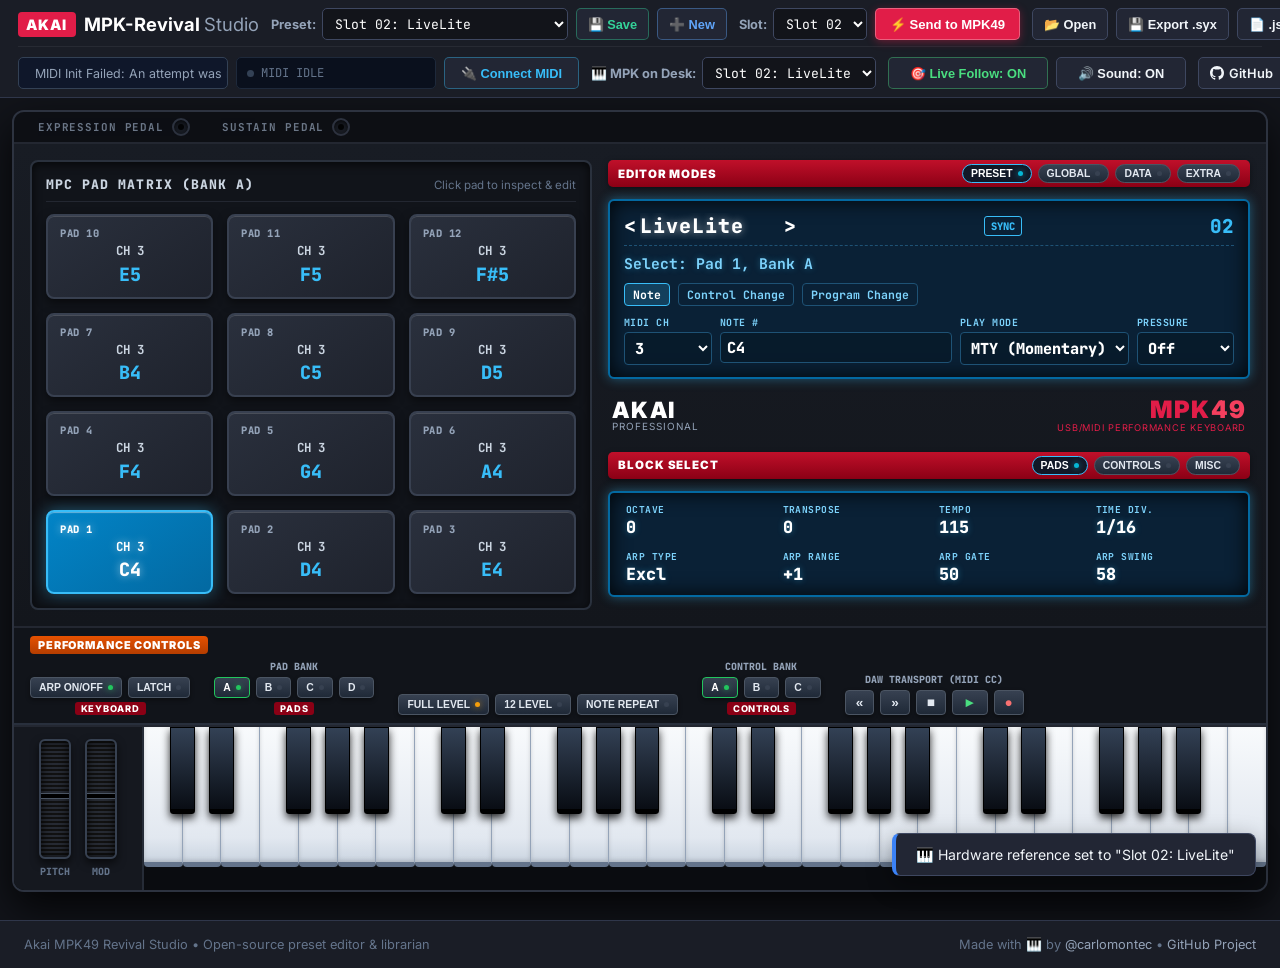
<file: editor/index.html>
<!DOCTYPE html>
<html lang="en">
<head>
  <meta charset="UTF-8">
  <meta name="viewport" content="width=device-width, initial-scale=1.0">
  <title>MPK-Revival | Akai MPK49 Studio & Preset Editor</title>
  <link rel="stylesheet" href="css/main.css">
  <link rel="stylesheet" href="css/hardware.css">
  <link rel="preconnect" href="https://fonts.googleapis.com">
  <link rel="preconnect" href="https://fonts.gstatic.com" crossorigin>
  <link href="https://fonts.googleapis.com/css2?family=JetBrains+Mono:wght@400;500;700;800&family=Inter:wght@400;500;600;700;800&display=swap" rel="stylesheet">
</head>
<body>

  <!-- Topbar -->
  <!-- Topbar: Structured 2-Row Console -->
  <header class="topbar">
    <!-- Row 1: Preset Management & Hardware Push -->
    <div class="topbar-row topbar-row-primary">
      <div class="brand">
        <span class="brand-logo">AKAI</span>
        <span class="brand-title">MPK-Revival <span>Studio</span></span>
      </div>

      <div class="topbar-group">
        <div class="library-picker">
          <label for="preset-template-select"><strong>Preset:</strong></label>
          <select id="preset-template-select" class="toolbar-select">
            <optgroup id="optgroup-user-presets" label="My Saved Presets">
              <!-- Populated from localStorage -->
            </optgroup>
            <optgroup id="optgroup-factory-presets" label="Factory Templates">
              <option value="factory:Slot 01: PTEX">Slot 01: PTEX</option>
              <option value="factory:Slot 02: LiveLite">Slot 02: LiveLite</option>
              <option value="factory:Slot 03: Reason">Slot 03: Reason</option>
              <option value="factory:Slot 04: Cubase">Slot 04: Cubase</option>
              <option value="factory:Slot 05: Sonar">Slot 05: Sonar</option>
              <option value="factory:Slot 06: ApplidAc">Slot 06: ApplidAc</option>
              <option value="factory:Slot 07: Arturia">Slot 07: Arturia</option>
              <option value="factory:Slot 08: FxPanBFD">Slot 08: FxPanBFD</option>
              <option value="factory:Slot 09: FxPanGUR">Slot 09: FxPanGUR</option>
              <option value="factory:Slot 10: GMedia">Slot 10: GMedia</option>
              <option value="factory:Slot 11: RobPapen">Slot 11: RobPapen</option>
              <option value="factory:Slot 12: SpectATM">Slot 12: SpectATM</option>
              <option value="factory:Slot 13: SpectRMX">Slot 13: SpectRMX</option>
              <option value="factory:Slot 14: SpectTRL">Slot 14: SpectTRL</option>
              <option value="factory:Slot 15: Virsyn">Slot 15: Virsyn</option>
              <option value="factory:Slot 16: GM Drums">Slot 16: GM Drums</option>
              <option value="factory:Slot 17: ArkaosVJ">Slot 17: ArkaosVJ</option>
              <option value="factory:Slot 18: Generic">Slot 18: Generic</option>
              <option value="factory:Slot 19: Generic">Slot 19: Generic</option>
              <option value="factory:Slot 20: Generic">Slot 20: Generic</option>
              <option value="factory:Slot 21: Generic">Slot 21: Generic</option>
              <option value="factory:Slot 22: Generic">Slot 22: Generic</option>
              <option value="factory:Slot 23: Generic">Slot 23: Generic</option>
              <option value="factory:Slot 24: Generic">Slot 24: Generic</option>
              <option value="factory:Slot 25: Generic">Slot 25: Generic</option>
              <option value="factory:Slot 26: Generic">Slot 26: Generic</option>
              <option value="factory:Slot 27: Generic">Slot 27: Generic</option>
              <option value="factory:Slot 28: Generic">Slot 28: Generic</option>
              <option value="factory:Slot 29: Generic">Slot 29: Generic</option>
              <option value="factory:Slot 30: Generic">Slot 30: Generic</option>
            </optgroup>
          </select>
        </div>

        <button id="btn-save-local" class="btn-tool btn-save" title="Save preset to browser local library">
          💾 Save
        </button>
        <button id="btn-new-preset" class="btn-tool btn-new" title="Create a new preset">
          ➕ New
        </button>
        <button id="btn-delete-local" class="btn-tool btn-delete" style="display: none;" title="Delete this saved preset">
          🗑️ Delete
        </button>
      </div>

      <div class="topbar-group">
        <div class="slot-picker">
          <label for="target-slot-select"><strong>Slot:</strong></label>
          <select id="target-slot-select" class="toolbar-select">
            <!-- 1 to 30 -->
          </select>
        </div>

        <button id="btn-push-mpk" class="btn-push">
          ⚡️ Send to MPK49
        </button>
      </div>

      <div class="topbar-group">
        <input type="file" id="file-input-syx" accept=".syx,.json" style="display: none;">
        <button id="btn-load-file" class="btn-tool">
          📂 Open
        </button>
        <button id="btn-export-syx" class="btn-tool">
          💾 Export .syx
        </button>
        <button id="btn-export-json" class="btn-tool">
          📄 .json
        </button>
      </div>
    </div>

    <!-- Row 2: Hardware Connection, Live Follow & Controls -->
    <div class="topbar-row topbar-row-secondary">
      <div class="topbar-group">
        <div id="midi-status-pill" class="midi-pill fixed-midi-status" title="Hardware connection state">
          <span id="midi-led" class="led-red"></span>
          <span id="midi-status-text">Disconnected</span>
        </div>
        <div id="midi-activity-pill" class="midi-activity-pill fixed-midi-activity" title="Live incoming MIDI message">
          <span class="activity-dot" id="activity-dot"></span>
          <span id="midi-activity-text">MIDI IDLE</span>
        </div>
        <button id="btn-connect-midi" class="btn-tool btn-connect">
          🔌 Connect MIDI
        </button>
      </div>

      <div class="topbar-group">
        <div class="library-picker hardware-picker" title="Select what preset is currently active on your physical MPK49 keyboard so Live Follow maps precisely to what your hands are touching">
          <label for="hw-profile-select"><strong>🎹 MPK on Desk:</strong></label>
          <select id="hw-profile-select" class="toolbar-select">
            <option value="factory:Slot 02: LiveLite" selected>Slot 02: LiveLite</option>
            <option value="factory:Slot 03: Reason">Slot 03: Reason</option>
            <option value="factory:Slot 01: PTEX">Slot 01: PTEX</option>
            <option value="factory:Slot 04: Cubase">Slot 04: Cubase</option>
            <option value="factory:Slot 05: Sonar">Slot 05: Sonar</option>
            <option value="factory:Slot 06: ApplidAc">Slot 06: ApplidAc</option>
            <option value="factory:Slot 07: Arturia">Slot 07: Arturia</option>
            <option value="factory:Slot 08: FxPanBFD">Slot 08: FxPanBFD</option>
            <option value="factory:Slot 09: FxPanGUR">Slot 09: FxPanGUR</option>
            <option value="factory:Slot 10: GMedia">Slot 10: GMedia</option>
            <option value="factory:Slot 11: RobPapen">Slot 11: RobPapen</option>
            <option value="factory:Slot 12: SpectATM">Slot 12: SpectATM</option>
            <option value="factory:Slot 13: SpectRMX">Slot 13: SpectRMX</option>
            <option value="factory:Slot 14: SpectTRL">Slot 14: SpectTRL</option>
            <option value="factory:Slot 15: Virsyn">Slot 15: Virsyn</option>
            <option value="factory:Slot 16: GM Drums">Slot 16: GM Drums</option>
            <option value="factory:Slot 17: ArkaosVJ">Slot 17: ArkaosVJ</option>
            <option value="factory:Slot 18: Generic">Slot 18: Generic</option>
            <option value="factory:Slot 19: Generic">Slot 19: Generic</option>
            <option value="factory:Slot 20: Generic">Slot 20: Generic</option>
            <option value="factory:Slot 21: Generic">Slot 21: Generic</option>
            <option value="factory:Slot 22: Generic">Slot 22: Generic</option>
            <option value="factory:Slot 23: Generic">Slot 23: Generic</option>
            <option value="factory:Slot 24: Generic">Slot 24: Generic</option>
            <option value="factory:Slot 25: Generic">Slot 25: Generic</option>
            <option value="factory:Slot 26: Generic">Slot 26: Generic</option>
            <option value="factory:Slot 27: Generic">Slot 27: Generic</option>
            <option value="factory:Slot 28: Generic">Slot 28: Generic</option>
            <option value="factory:Slot 29: Generic">Slot 29: Generic</option>
            <option value="factory:Slot 30: Generic">Slot 30: Generic</option>
          </select>
        </div>
      </div>

      <div class="topbar-group">
        <button id="btn-toggle-follow" class="btn-tool btn-follow-toggle" title="Touch controls or keys on MPK49 to jump straight to them in GUI">
          🎯 Live Follow: ON
        </button>
        <button id="btn-toggle-sound" class="btn-tool btn-sound-toggle" title="Toggle audio preview sound">
          🔊 Sound: ON
        </button>
      </div>

      <div class="topbar-group topbar-right-links">
        <a href="https://github.com/carlomontec/mpk-revival" target="_blank" rel="noopener noreferrer" class="btn-tool btn-github" title="View Source on GitHub">
          <svg width="14" height="14" viewBox="0 0 24 24" fill="currentColor"><path d="M12 0C5.37 0 0 5.37 0 12c0 5.31 3.435 9.795 8.205 11.385.6.105.825-.255.825-.57 0-.285-.015-1.23-.015-2.235-3.015.555-3.795-.735-4.035-1.41-.135-.345-.72-1.41-1.23-1.695-.42-.225-1.02-.78-.015-.795.945-.015 1.62.87 1.845 1.23 1.08 1.815 2.805 1.305 3.495.99.105-.78.42-1.305.765-1.605-2.67-.3-5.46-1.335-5.46-5.925 0-1.305.465-2.385 1.23-3.225-.12-.3-.54-1.53.12-3.18 0 0 1.005-.315 3.3 1.23.96-.27 1.98-.405 3-.405s2.04.135 3 .405c2.295-1.56 3.3-1.23 3.3-1.23.66 1.65.24 2.88.12 3.18.765.84 1.23 1.905 1.23 3.225 0 4.605-2.805 5.625-5.475 5.925.435.375.81 1.095.81 2.22 0 1.605-.015 2.895-.015 3.3 0 .315.225.69.825.57A12.02 12.02 0 0024 12c0-6.63-5.37-12-12-12z"/></svg>
          GitHub
        </a>
        <a href="poc/" class="btn-tool" title="Open raw low-level SysEx sniffer">
          🛠️ SysEx
        </a>
        <span class="brand-by">by <a href="https://github.com/carlomontec" target="_blank" rel="noopener noreferrer">@carlomontec</a></span>
      </div>
    </div>
  </header>

  <!-- Main Hardware Synth Console -->
  <main class="console-chassis">

    <!-- Top Hardware Edge Sockets -->
    <div class="chassis-top-edge">
      <div class="rear-jack-group" id="btn-socket-exp">
        <div class="jack-label">EXPRESSION PEDAL</div>
        <div class="jack-socket"><div class="jack-hole"></div></div>
      </div>
      <div class="rear-jack-group" id="btn-socket-sus">
        <div class="jack-label">SUSTAIN PEDAL</div>
        <div class="jack-socket"><div class="jack-hole"></div></div>
      </div>
    </div>

    <!-- Upper Section: Main Surface (Left) + Master Console Rack (Right) -->
    <div class="chassis-main-grid">

      <!-- LEFT: Swappable Main Surface -->
      <section class="main-surface-panel">

        <!-- Surface View 1: 12 MPC Pads (3 cols x 4 rows) -->
        <div id="surface-pads-view" class="surface-view active">
          <div class="surface-header">
            <span class="surface-title">MPC PAD MATRIX (BANK <span id="current-pad-bank-label">A</span>)</span>
            <span class="surface-hint">Click pad to inspect & edit</span>
          </div>
          <div id="mpc-pads-grid" class="mpc-pads-3x4">
            <!-- Dynamically rendered (Pads 10,11,12 top down to 1,2,3 bottom) -->
          </div>
        </div>

        <!-- Surface View 2: 8 Channel Strips (K1..K8, F1..F8, S1..S8) -->
        <div id="surface-controls-view" class="surface-view">
          <div class="surface-header">
            <span class="surface-title">CONTROLLER CHANNEL STRIPS (BANK <span id="current-ctrl-bank-label">A</span>)</span>
            <span class="surface-hint">Click knob, fader, or switch to inspect</span>
          </div>
          <div id="controls-channels-grid" class="channels-8col">
            <!-- Dynamically rendered 8 channel strips -->
          </div>
        </div>

        <!-- Surface View 3: Global / Pedals / Transport View -->
        <div id="surface-global-view" class="surface-view">
          <div class="surface-header">
            <span class="surface-title">GLOBAL PERFORMANCE & PEDALS</span>
            <span class="surface-hint">Configure hardware pedals and wheels</span>
          </div>
          <div class="global-panels-grid">
            <div class="global-card" id="card-mod-wheel">
              <h4>Modulation Wheel</h4>
              <div class="global-card-body">
                <div class="param-row"><span>Assigned CC:</span> <strong id="lbl-mod-cc">CC 1</strong></div>
                <div class="param-row"><span>MIDI Channel:</span> <strong id="lbl-mod-ch">1</strong></div>
                <div class="param-row"><span>Range:</span> <strong>0 – 127</strong></div>
              </div>
            </div>
            <div class="global-card" id="card-exp-pedal">
              <h4>Expression Pedal</h4>
              <div class="global-card-body">
                <div class="param-row"><span>Assigned CC:</span> <strong id="lbl-exp-cc">CC 11</strong></div>
                <div class="param-row"><span>MIDI Channel:</span> <strong id="lbl-exp-ch">1</strong></div>
                <div class="param-row"><span>Range:</span> <strong>0 – 127</strong></div>
              </div>
            </div>
            <div class="global-card" id="card-sus-pedal">
              <h4>Sustain Pedal (FS 1)</h4>
              <div class="global-card-body">
                <div class="param-row"><span>Assigned CC:</span> <strong id="lbl-sus-cc">CC 64</strong></div>
                <div class="param-row"><span>Mode:</span> <strong>Momentary</strong></div>
              </div>
            </div>
            <div class="global-card" id="card-transport-cfg">
              <h4>DAW Transport Mode</h4>
              <div class="global-card-body">
                <div class="param-row"><span>Transport Mode:</span> <strong id="lbl-trans-mode">MIDI CC</strong></div>
                <div class="param-row"><span>Clock Source:</span> <strong id="lbl-clock-src">Internal</strong></div>
              </div>
            </div>
          </div>
        </div>

      </section>

      <!-- RIGHT: Master Console & Blue LCD Display Rack -->
      <section class="master-console-panel">

        <!-- Red Banner: EDITOR MODES -->
        <div class="red-banner-strip">
          <span class="strip-label">EDITOR MODES</span>
          <div class="strip-buttons">
            <button class="capsule-btn active" data-editor-mode="preset">
              PRESET <span class="capsule-led led-cyan"></span>
            </button>
            <button class="capsule-btn" data-editor-mode="global">
              GLOBAL <span class="capsule-led"></span>
            </button>
            <button class="capsule-btn" data-editor-mode="data">
              DATA <span class="capsule-led"></span>
            </button>
            <button class="capsule-btn" data-editor-mode="extra">
              EXTRA <span class="capsule-led"></span>
            </button>
          </div>
        </div>

        <!-- Master Glowing Blue LCD Screen -->
        <div class="lcd-master-screen">
          <!-- LCD Line 1: Header / Preset Name / Slot -->
          <div class="lcd-top-bar">
            <div class="lcd-preset-tag">
              &lt; <input type="text" id="lcd-preset-name" class="lcd-name-field" maxlength="8" value="Reason" spellcheck="false"> &gt;
            </div>
            <div class="lcd-sync-badge">SYNC</div>
            <div class="lcd-slot-badge">
              <span id="lcd-slot-num">03</span>
            </div>
          </div>

          <!-- LCD Line 2: Selection Header -->
          <div class="lcd-select-header" id="lcd-selection-header">
            Select: Pad 1, Bank A
          </div>

          <!-- LCD Inspector Body (Tabs + Inputs) -->
          <div class="lcd-inspector-body" id="lcd-inspector-body">
            <!-- Populated dynamically based on selected control -->
          </div>
        </div>

        <!-- Akai Professional + Red MPK49 Metallic Brand -->
        <div class="chassis-brand-plate">
          <div class="akai-logo-box">
            <span class="akai-text">AKAI</span>
            <span class="pro-text">professional</span>
          </div>
          <div class="mpk-badge-box">
            <span class="mpk-name">MPK<span>49</span></span>
            <span class="mpk-subtitle">USB/MIDI PERFORMANCE KEYBOARD</span>
          </div>
        </div>

        <!-- Red Banner: BLOCK SELECT -->
        <div class="red-banner-strip">
          <span class="strip-label">BLOCK SELECT</span>
          <div class="strip-buttons">
            <button id="btn-block-pads" class="capsule-btn active" data-block="pads">
              PADS <span class="capsule-led led-cyan"></span>
            </button>
            <button id="btn-block-controls" class="capsule-btn" data-block="controls">
              CONTROLS <span class="capsule-led"></span>
            </button>
            <button id="btn-block-misc" class="capsule-btn" data-block="misc">
              MISC <span class="capsule-led"></span>
            </button>
          </div>
        </div>

        <!-- Lower Glowing Blue LCD: Master Arp & Global Status -->
        <div class="lcd-master-screen lcd-lower-screen">
          <div class="lcd-status-matrix">
            <div class="matrix-cell" id="cell-octave" title="Click to edit Octave">
              <div class="cell-label">OCTAVE</div>
              <div class="cell-value" id="val-octave">0</div>
            </div>
            <div class="matrix-cell" id="cell-transpose" title="Click to edit Transpose">
              <div class="cell-label">TRANSPOSE</div>
              <div class="cell-value" id="val-transpose">0</div>
            </div>
            <div class="matrix-cell" id="cell-tempo" title="Click to edit Tempo BPM">
              <div class="cell-label">TEMPO</div>
              <div class="cell-value" id="val-tempo">120</div>
            </div>
            <div class="matrix-cell" id="cell-timediv" title="Click to edit Time Division">
              <div class="cell-label">TIME DIV.</div>
              <div class="cell-value" id="val-timediv">1/16</div>
            </div>

            <div class="matrix-cell" id="cell-arptype" title="Click to edit Arp Type">
              <div class="cell-label">ARP TYPE</div>
              <div class="cell-value" id="val-arptype">Up</div>
            </div>
            <div class="matrix-cell" id="cell-arprange" title="Click to edit Arp Range">
              <div class="cell-label">ARP RANGE</div>
              <div class="cell-value" id="val-arprange">+0</div>
            </div>
            <div class="matrix-cell" id="cell-arpgate" title="Click to edit Arp Gate">
              <div class="cell-label">ARP GATE</div>
              <div class="cell-value" id="val-arpgate">50</div>
            </div>
            <div class="matrix-cell" id="cell-arpswing" title="Click to edit Arp Swing">
              <div class="cell-label">ARP SWING</div>
              <div class="cell-value" id="val-arpswing">50</div>
            </div>
          </div>
        </div>

      </section>

    </div>

    <!-- Performance Controls Strip (Orange Banner & Tactile Buttons) -->
    <div class="performance-strip">
      <div class="orange-banner-label">PERFORMANCE CONTROLS</div>
      <div class="performance-controls-row">

        <!-- Keyboard Arp Section -->
        <div class="perf-group">
          <div class="perf-buttons">
            <button class="tactile-btn" id="btn-arp-onoff">
              <span>ARP ON/OFF</span>
              <span class="btn-led led-green" id="led-arp-onoff"></span>
            </button>
            <button class="tactile-btn" id="btn-arp-latch">
              <span>LATCH</span>
              <span class="btn-led" id="led-arp-latch"></span>
            </button>
          </div>
          <div class="sub-red-label">KEYBOARD</div>
        </div>

        <!-- Pad Banks (A, B, C, D) -->
        <div class="perf-group">
          <div class="group-caption">PAD BANK</div>
          <div class="perf-buttons">
            <button class="tactile-btn active-green" data-pad-bank="A">
              <span>A</span>
              <span class="btn-led led-green"></span>
            </button>
            <button class="tactile-btn" data-pad-bank="B">
              <span>B</span>
              <span class="btn-led"></span>
            </button>
            <button class="tactile-btn" data-pad-bank="C">
              <span>C</span>
              <span class="btn-led"></span>
            </button>
            <button class="tactile-btn" data-pad-bank="D">
              <span>D</span>
              <span class="btn-led"></span>
            </button>
          </div>
          <div class="sub-red-label">PADS</div>
        </div>

        <!-- Pad Modifiers (Full Level, 12 Level, Note Repeat) -->
        <div class="perf-group">
          <div class="perf-buttons" style="margin-top: 14px;">
            <button class="tactile-btn" id="btn-full-level">
              <span>FULL LEVEL</span>
              <span class="btn-led led-amber" id="led-full-level"></span>
            </button>
            <button class="tactile-btn" id="btn-12-level">
              <span>12 LEVEL</span>
              <span class="btn-led" id="led-12-level"></span>
            </button>
            <button class="tactile-btn" id="btn-note-repeat">
              <span>NOTE REPEAT</span>
              <span class="btn-led" id="led-note-repeat"></span>
            </button>
          </div>
        </div>

        <!-- Control Banks (A, B, C) -->
        <div class="perf-group">
          <div class="group-caption">CONTROL BANK</div>
          <div class="perf-buttons">
            <button class="tactile-btn active-green" data-ctrl-bank="A">
              <span>A</span>
              <span class="btn-led led-green"></span>
            </button>
            <button class="tactile-btn" data-ctrl-bank="B">
              <span>B</span>
              <span class="btn-led"></span>
            </button>
            <button class="tactile-btn" data-ctrl-bank="C">
              <span>C</span>
              <span class="btn-led"></span>
            </button>
          </div>
          <div class="sub-red-label">CONTROLS</div>
        </div>

        <!-- DAW Transport Section -->
        <div class="perf-group transport-group">
          <div class="group-caption">DAW TRANSPORT (<span id="lbl-transport-mode-indicator">CC</span>)</div>
          <div class="perf-buttons">
            <button class="tactile-btn btn-transport" id="btn-tr-rew" title="Rewind">
              <span>&laquo;</span>
            </button>
            <button class="tactile-btn btn-transport" id="btn-tr-ff" title="Fast Forward">
              <span>&raquo;</span>
            </button>
            <button class="tactile-btn btn-transport" id="btn-tr-stop" title="Stop">
              <span>&#9632;</span>
            </button>
            <button class="tactile-btn btn-transport" id="btn-tr-play" title="Play">
              <span style="color: #4ade80;">&#9658;</span>
            </button>
            <button class="tactile-btn btn-transport" id="btn-tr-rec" title="Record">
              <span style="color: #f87171;">&#9679;</span>
            </button>
          </div>
        </div>

      </div>
    </div>

    <!-- Bottom Keyboard & Wheels Section -->
    <div class="chassis-bottom-keybed">
      <!-- Pitch Bend & Mod Wheels -->
      <div class="wheels-flank">
        <div class="wheel-slot" id="wheel-pitch">
          <div class="wheel-tire"><div class="wheel-groove"></div></div>
          <div class="wheel-label">PITCH</div>
        </div>
        <div class="wheel-slot" id="wheel-mod">
          <div class="wheel-tire"><div class="wheel-groove"></div></div>
          <div class="wheel-label">MOD</div>
        </div>
      </div>

      <!-- 49-Key Synthesizer Piano Keybed (C1 to C5, 49 keys) -->
      <div class="piano-keybed" id="piano-keybed">
        <!-- 49 keys injected dynamically -->
      </div>
    </div>

  </main>

  <!-- Studio Footer -->
  <footer class="studio-footer">
    <div class="footer-content">
      <span>Akai MPK49 Revival Studio &bull; Open-source preset editor & librarian</span>
      <span>Made with 🎹 by <a href="https://github.com/carlomontec" target="_blank" rel="noopener noreferrer">@carlomontec</a> &bull; <a href="https://github.com/carlomontec/mpk-revival" target="_blank" rel="noopener noreferrer">GitHub Project</a></span>
    </div>
  </footer>

  <!-- New Preset Modal -->
  <div id="new-preset-modal" class="modal-overlay hidden">
    <div class="modal-card">
      <div class="modal-header">
        <h3>Create New Preset</h3>
        <button id="btn-new-modal-close" class="btn-close">&times;</button>
      </div>
      <div class="modal-body" style="display: flex; flex-direction: column; gap: 14px;">
        <div class="form-group">
          <label>Preset Name (max 8 characters):</label>
          <input type="text" id="new-preset-name" maxlength="8" placeholder="MyPreset" value="MyPreset">
        </div>
        <div class="form-group">
          <label>Target Hardware Slot (1 to 30):</label>
          <select id="new-preset-slot" class="toolbar-select" style="width: 100%;">
            <!-- 1 to 30 -->
          </select>
        </div>
        <div class="form-group">
          <label>Starting Template:</label>
          <select id="new-preset-template" class="toolbar-select" style="width: 100%;">
            <option value="Reason 14 (Factory)">Based on Reason 14</option>
            <option value="Ableton LiveLite">Based on Ableton LiveLite</option>
            <option value="Generic Template">Clean / Generic Template</option>
          </select>
        </div>
      </div>
      <div class="modal-actions">
        <button id="btn-new-modal-cancel" class="btn-tool">Cancel</button>
        <button id="btn-new-modal-create" class="btn-push" style="padding: 6px 14px; font-size: 0.85rem;">Create & Edit</button>
      </div>
    </div>
  </div>

  <!-- Toast Notification -->
  <div id="toast" class="toast"></div>

  <!-- Scripts -->
  <script src="js/sysex_schema.js?v=2"></script>
  <script src="js/factory_data.js?v=2"></script>
  <script src="js/midi_engine.js?v=2"></script>
  <script src="js/app.js?v=2"></script>
</body>
</html>
</file>
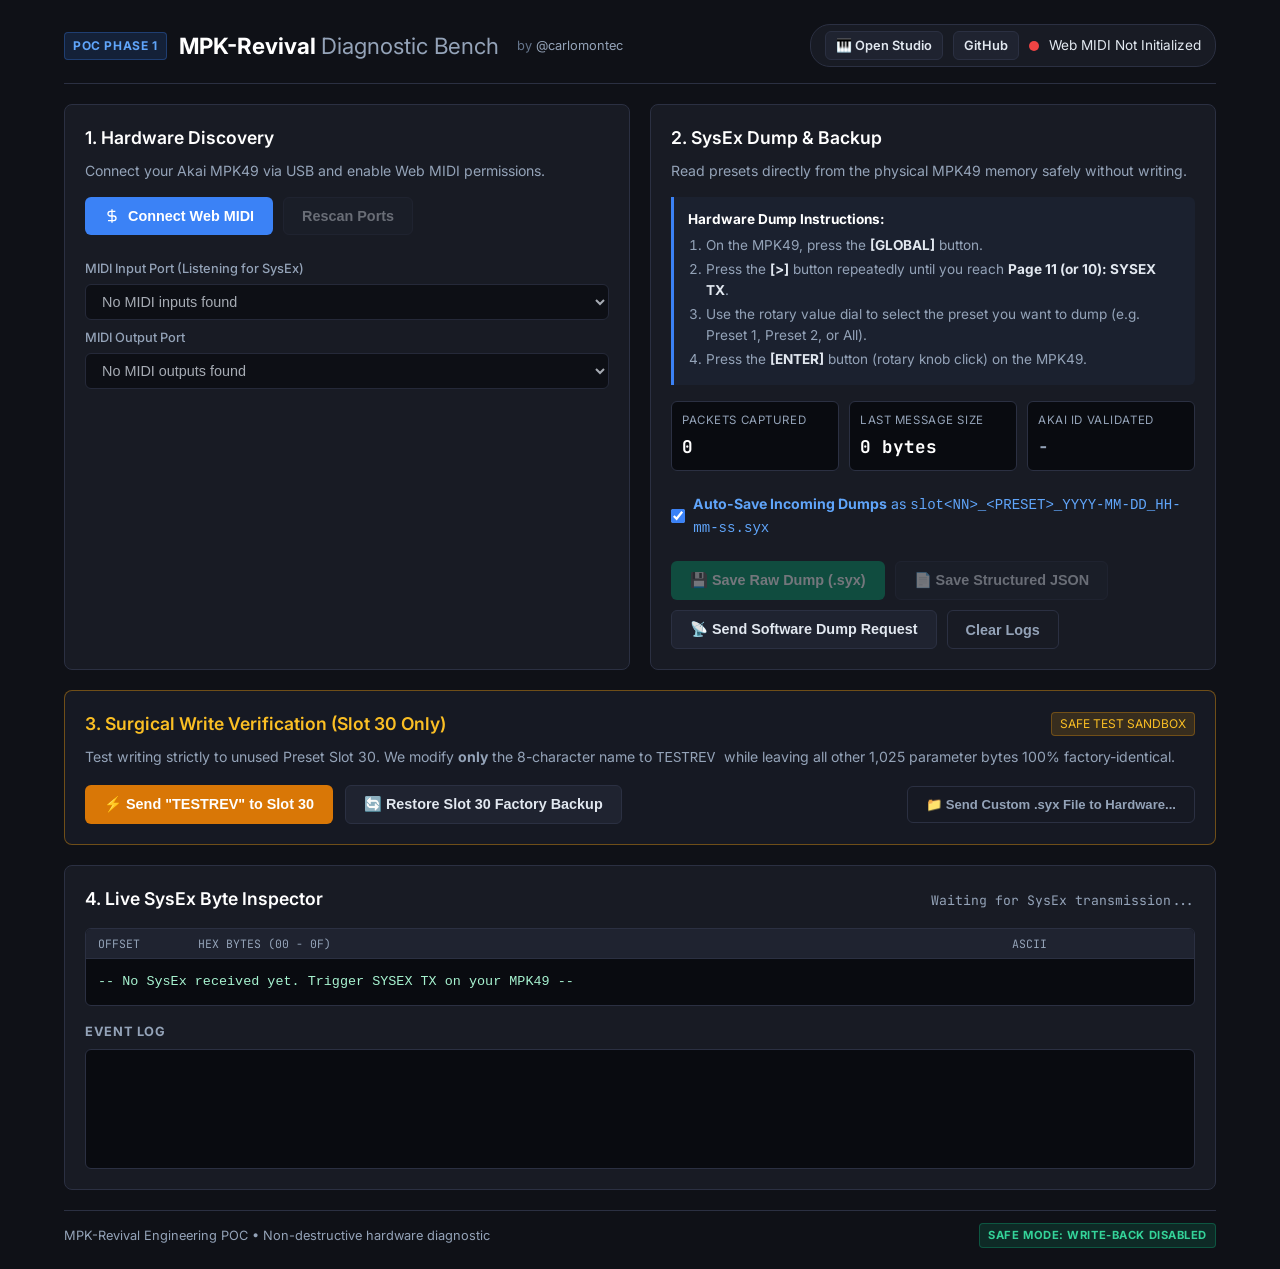
<file: editor/poc/index.html>
<!DOCTYPE html>
<html lang="en">
<head>
  <meta charset="UTF-8">
  <meta name="viewport" content="width=device-width, initial-scale=1.0">
  <title>MPK-Revival | Diagnostic & SysEx Capture Bench</title>
  <link rel="stylesheet" href="style.css">
  <link rel="preconnect" href="https://fonts.googleapis.com">
  <link rel="preconnect" href="https://fonts.gstatic.com" crossorigin>
  <link href="https://fonts.googleapis.com/css2?family=JetBrains+Mono:wght@400;500;700&family=Inter:wght@400;500;600;700&display=swap" rel="stylesheet">
</head>
<body>
  <div class="app-container">
    <header class="header">
      <div class="logo-area">
        <div class="badge">POC Phase 1</div>
        <h1>MPK-Revival <span>Diagnostic Bench</span></h1>
        <span style="font-size: 0.8rem; color: #64748b; margin-left: 6px;">by <a href="https://github.com/carlomontec" target="_blank" rel="noopener noreferrer" style="color: #94a3b8; text-decoration: none;">@carlomontec</a></span>
      </div>
      <div class="status-area" style="display: flex; align-items: center; gap: 10px;">
        <a href="../" class="btn btn-secondary" style="text-decoration: none; padding: 4px 10px; font-size: 0.8rem;">🎹 Open Studio</a>
        <a href="https://github.com/carlomontec/mpk-revival" target="_blank" rel="noopener noreferrer" class="btn btn-secondary" style="text-decoration: none; padding: 4px 10px; font-size: 0.8rem;">GitHub</a>
        <div id="midi-status-indicator" class="status-indicator disconnected"></div>
        <span id="midi-status-text">Web MIDI Not Initialized</span>
      </div>
    </header>

    <main class="main-grid">
      <!-- Left Column: Controls & Ports -->
      <section class="card port-card">
        <h2>1. Hardware Discovery</h2>
        <p class="section-desc">Connect your Akai MPK49 via USB and enable Web MIDI permissions.</p>

        <div class="action-row">
          <button id="btn-init-midi" class="btn btn-primary">
            <svg width="16" height="16" viewBox="0 0 24 24" fill="none" stroke="currentColor" stroke-width="2"><path d="M12 2v20M17 5H9.5a3.5 3.5 0 0 0 0 7h5a3.5 3.5 0 0 1 0 7H6"/></svg>
            Connect Web MIDI
          </button>
          <button id="btn-rescan-midi" class="btn btn-secondary" disabled>Rescan Ports</button>
        </div>

        <div class="port-selectors">
          <div class="field-group">
            <label for="midi-input-select">MIDI Input Port (Listening for SysEx)</label>
            <select id="midi-input-select" disabled>
              <option value="">No MIDI inputs found</option>
            </select>
          </div>

          <div class="field-group">
            <label for="midi-output-select">MIDI Output Port</label>
            <select id="midi-output-select" disabled>
              <option value="">No MIDI outputs found</option>
            </select>
          </div>
        </div>

        <div id="device-info" class="device-info-box hidden">
          <h3>Detected Device</h3>
          <div class="info-row"><span>Name:</span> <strong id="dev-name">-</strong></div>
          <div class="info-row"><span>Manufacturer:</span> <strong id="dev-manuf">-</strong></div>
          <div class="info-row"><span>SysEx Capable:</span> <strong id="dev-sysex" class="text-success">Yes (Enabled)</strong></div>
        </div>
      </section>

      <!-- Center Column: Capture Instructions & Backup -->
      <section class="card capture-card">
        <h2>2. SysEx Dump & Backup</h2>
        <p class="section-desc">Read presets directly from the physical MPK49 memory safely without writing.</p>

        <div class="instructions-box">
          <h4>Hardware Dump Instructions:</h4>
          <ol>
            <li>On the MPK49, press the <strong>[GLOBAL]</strong> button.</li>
            <li>Press the <strong>[&gt;]</strong> button repeatedly until you reach <strong>Page 11 (or 10): SYSEX TX</strong>.</li>
            <li>Use the rotary value dial to select the preset you want to dump (e.g. Preset 1, Preset 2, or All).</li>
            <li>Press the <strong>[ENTER]</strong> button (rotary knob click) on the MPK49.</li>
          </ol>
        </div>

        <div class="capture-stats">
          <div class="stat-item">
            <span class="stat-label">Packets Captured</span>
            <span id="stat-packets" class="stat-value">0</span>
          </div>
          <div class="stat-item">
            <span class="stat-label">Last Message Size</span>
            <span id="stat-bytes" class="stat-value">0 bytes</span>
          </div>
          <div class="stat-item">
            <span class="stat-label">Akai ID Validated</span>
            <span id="stat-akai-valid" class="stat-value text-muted">-</span>
          </div>
        </div>

        <div class="auto-save-row" style="display: flex; align-items: center; gap: 8px; font-size: 0.88rem; color: #60a5fa; margin: 6px 0;">
          <input type="checkbox" id="chk-auto-save" checked style="accent-color: #3b82f6; width: 16px; height: 16px;">
          <label for="chk-auto-save" style="cursor: pointer;"><strong>Auto-Save Incoming Dumps</strong> as <code>slot&lt;NN&gt;_&lt;PRESET&gt;_YYYY-MM-DD_HH-mm-ss.syx</code></label>
        </div>

        <div class="backup-actions">
          <button id="btn-download-syx" class="btn btn-accent" disabled>
            💾 Save Raw Dump (.syx)
          </button>
          <button id="btn-download-json" class="btn btn-secondary" disabled>
            📄 Save Structured JSON
          </button>
          <button id="btn-request-dump" class="btn btn-secondary" title="Send SysEx request to MPK49 output port">
            📡 Send Software Dump Request
          </button>
          <button id="btn-clear-log" class="btn btn-outline">
            Clear Logs
          </button>
        </div>
      </section>

      <!-- Section 3: Controlled Write Test -->
      <section class="card write-card full-width" style="border: 1px solid rgba(245, 158, 11, 0.4); background: rgba(24, 27, 36, 0.95);">
        <div style="display: flex; justify-content: space-between; align-items: center;">
          <h2 style="color: #fbbf24;">3. Surgical Write Verification (Slot 30 Only)</h2>
          <span style="font-size: 0.75rem; background: rgba(245, 158, 11, 0.15); color: #fbbf24; padding: 2px 8px; border-radius: 4px; border: 1px solid rgba(245, 158, 11, 0.3);">SAFE TEST SANDBOX</span>
        </div>
        <p class="section-desc">Test writing strictly to unused Preset Slot 30. We modify <strong>only</strong> the 8-character name to <code>TESTREV </code> while leaving all other 1,025 parameter bytes 100% factory-identical.</p>

        <div style="display: flex; gap: 12px; flex-wrap: wrap; align-items: center;">
          <button id="btn-write-testrev" class="btn btn-primary" style="background-color: #d97706;">
            ⚡️ Send "TESTREV" to Slot 30
          </button>
          <button id="btn-restore-slot30" class="btn btn-secondary">
            🔄 Restore Slot 30 Factory Backup
          </button>
          <div style="display: flex; align-items: center; gap: 8px; margin-left: auto;">
            <input type="file" id="file-upload-syx" accept=".syx" style="display: none;">
            <button id="btn-browse-syx" class="btn btn-outline" style="font-size: 0.82rem;">
              📁 Send Custom .syx File to Hardware...
            </button>
          </div>
        </div>
      </section>

      <!-- Right/Bottom: Real-time SysEx Byte Inspector -->
      <section class="card inspector-card full-width">
        <div class="inspector-header">
          <h2>4. Live SysEx Byte Inspector</h2>
          <div class="view-toggles">
            <span id="inspector-summary" class="inspector-summary">Waiting for SysEx transmission...</span>
          </div>
        </div>

        <div class="inspector-content">
          <div class="hex-viewer-container">
            <div class="hex-header">
              <span class="hex-col-offset">OFFSET</span>
              <span class="hex-col-bytes">HEX BYTES (00 - 0F)</span>
              <span class="hex-col-ascii">ASCII</span>
            </div>
            <pre id="hex-display" class="hex-body">-- No SysEx received yet. Trigger SYSEX TX on your MPK49 --</pre>
          </div>
        </div>

        <div class="log-container">
          <h3>Event Log</h3>
          <div id="event-log" class="event-log-list"></div>
        </div>
      </section>
    </main>

    <footer class="footer">
      <span>MPK-Revival Engineering POC &bull; Non-destructive hardware diagnostic</span>
      <span class="safe-badge">SAFE MODE: WRITE-BACK DISABLED</span>
    </footer>
  </div>

  <script src="app.js"></script>
</body>
</html>
</file>
<file: editor/css/main.css>
:root {
  --bg-synth: #12141a;
  --bg-panel: #1a1d26;
  --bg-card: #222634;
  --bg-card-hover: #2a3042;
  --border-panel: #2f364a;
  --border-light: #3e4760;

  --accent-akai: #e11d48;
  --accent-akai-hover: #be123c;
  --accent-blue: #3b82f6;
  --accent-amber: #f59e0b;
  --accent-green: #10b981;

  --lcd-bg: #0b1a24;
  --lcd-text: #38bdf8;
  --lcd-glow: rgba(56, 189, 248, 0.25);

  --text-primary: #f1f5f9;
  --text-secondary: #94a3b8;
  --text-muted: #64748b;

  --font-mono: 'JetBrains Mono', monospace;
  --font-sans: 'Inter', -apple-system, BlinkMacSystemFont, sans-serif;
}

* {
  box-sizing: border-box;
  margin: 0;
  padding: 0;
}

body {
  background-color: var(--bg-synth);
  color: var(--text-primary);
  font-family: var(--font-sans);
  min-height: 100vh;
  display: flex;
  flex-direction: column;
}

/* Header & Top Bar: Defined 2-Row Console */
.topbar {
  background: var(--bg-panel);
  border-bottom: 1px solid var(--border-panel);
  padding: 8px 18px;
  display: flex;
  flex-direction: column;
  gap: 8px;
  position: sticky;
  top: 0;
  z-index: 50;
  width: 100%;
  box-sizing: border-box;
}

.topbar-row {
  display: flex;
  align-items: center;
  justify-content: space-between;
  gap: 12px;
  width: 100%;
}

.topbar-row-primary {
  padding-bottom: 6px;
  border-bottom: 1px solid rgba(255, 255, 255, 0.06);
}

.topbar-row-secondary {
  padding-top: 2px;
}

.topbar-group {
  display: flex;
  align-items: center;
  gap: 8px;
  flex-shrink: 0;
}

.brand {
  display: flex;
  align-items: center;
  gap: 8px;
  flex-shrink: 0;
}

.brand-logo {
  background: var(--accent-akai);
  color: white;
  font-weight: 900;
  font-size: 0.9rem;
  padding: 4px 8px;
  border-radius: 4px;
  letter-spacing: 0.08em;
}

.brand-title {
  font-size: 1.15rem;
  font-weight: 700;
  color: #fff;
}

.brand-title span {
  color: var(--text-secondary);
  font-weight: 400;
}

.brand-by {
  font-size: 0.75rem;
  color: var(--text-muted);
  margin-left: 6px;
}

.brand-by a {
  color: #7dd3fc;
  text-decoration: none;
}

.brand-by a:hover {
  text-decoration: underline;
}

.library-picker, .slot-picker {
  display: flex;
  align-items: center;
  gap: 6px;
  font-size: 0.8rem;
  color: var(--text-secondary);
}

select.toolbar-select {
  background: var(--bg-synth);
  border: 1px solid var(--border-light);
  color: #fff;
  height: 32px;
  padding: 0 8px;
  border-radius: 5px;
  font-size: 0.82rem;
  outline: none;
  font-family: var(--font-mono);
  box-sizing: border-box;
}

/* Button tool - Fixed height for uniform consistency */
.btn-tool {
  background: var(--bg-card);
  color: var(--text-primary);
  border: 1px solid var(--border-light);
  height: 32px;
  padding: 0 11px;
  border-radius: 5px;
  cursor: pointer;
  font-weight: 600;
  font-size: 0.8rem;
  display: inline-flex;
  align-items: center;
  justify-content: center;
  gap: 5px;
  text-decoration: none;
  box-sizing: border-box;
  flex-shrink: 0;
  transition: all 0.15s ease;
}

.btn-tool:hover {
  background: var(--bg-card-hover);
  border-color: #4b5563;
}

.btn-save {
  color: #34d399;
  border-color: rgba(52, 211, 153, 0.4);
}

.btn-save:hover {
  background: rgba(52, 211, 153, 0.15);
}

.btn-new {
  color: #60a5fa;
  border-color: rgba(96, 165, 250, 0.4);
}

.btn-new:hover {
  background: rgba(96, 165, 250, 0.15);
}

.btn-delete {
  color: #f87171;
  border-color: rgba(248, 113, 113, 0.4);
}

.btn-delete:hover {
  background: rgba(248, 113, 113, 0.15);
}

.btn-connect {
  color: #38bdf8;
  border-color: rgba(56, 189, 248, 0.4);
  width: 135px;
  height: 32px;
  justify-content: center;
  box-sizing: border-box;
}

.btn-follow-toggle {
  width: 160px;
  height: 32px;
  justify-content: center;
  box-sizing: border-box;
  color: #4ade80;
  border-color: rgba(74, 222, 128, 0.4);
}

.btn-sound-toggle {
  width: 130px;
  height: 32px;
  justify-content: center;
  box-sizing: border-box;
}

/* Push to MPK button (Akai Red) */
.btn-push {
  background: var(--accent-akai);
  color: white;
  font-weight: 800;
  font-size: 0.82rem;
  height: 32px;
  padding: 0 14px;
  border-radius: 5px;
  border: 1px solid rgba(255, 255, 255, 0.3);
  cursor: pointer;
  display: inline-flex;
  align-items: center;
  justify-content: center;
  gap: 6px;
  box-sizing: border-box;
  flex-shrink: 0;
  transition: all 0.15s ease;
  box-shadow: 0 2px 8px rgba(225, 29, 72, 0.4);
}

.btn-push:hover {
  background: var(--accent-akai-hover);
  transform: translateY(-1px);
  box-shadow: 0 4px 12px rgba(225, 29, 72, 0.6);
}

/* MIDI Status Pill */
.midi-pill {
  background: #0f172a;
  border: 1px solid #334155;
  border-radius: 5px;
  padding: 0 10px;
  height: 32px;
  font-size: 0.78rem;
  color: var(--text-secondary);
  display: inline-flex;
  align-items: center;
  gap: 6px;
  box-sizing: border-box;
  pointer-events: none;
}

.fixed-midi-status {
  width: 210px;
  white-space: nowrap;
  overflow: hidden;
  text-overflow: ellipsis;
  flex-shrink: 0;
}

.midi-activity-pill {
  background: #0a101d;
  border: 1px solid #1e293b;
  border-radius: 5px;
  padding: 0 10px;
  height: 32px;
  font-size: 0.76rem;
  font-family: var(--font-mono);
  color: #64748b;
  display: inline-flex;
  align-items: center;
  gap: 7px;
  box-sizing: border-box;
  transition: all 0.12s ease;
}

.fixed-midi-activity {
  width: 200px;
  white-space: nowrap;
  overflow: hidden;
  text-overflow: ellipsis;
  flex-shrink: 0;
}

.midi-activity-pill.flash-active {
  background: #064e3b;
  border-color: #10b981;
  color: #34d399;
  box-shadow: 0 0 12px rgba(16, 185, 129, 0.5);
}

.piano-key.selected {
  box-shadow: 0 0 10px #38bdf8 !important;
  border-color: #38bdf8 !important;
}

.piano-key.white-key.selected {
  background: #bae6fd !important;
}

.piano-key.black-key.selected {
  background: #0369a1 !important;
}

.activity-dot {
  width: 7px;
  height: 7px;
  border-radius: 50%;
  background: #334155;
  transition: background 0.1s ease;
}

.midi-activity-pill.flash-active .activity-dot {
  background: #34d399;
  box-shadow: 0 0 8px #34d399;
}

.led-red {
  width: 7px;
  height: 7px;
  border-radius: 50%;
  background: #ef4444;
  box-shadow: 0 0 6px rgba(239, 68, 68, 0.7);
}

.led-green {
  width: 7px;
  height: 7px;
  border-radius: 50%;
  background: #22c55e;
  box-shadow: 0 0 6px rgba(34, 197, 94, 0.7);
}

.led-orange {
  width: 7px;
  height: 7px;
  border-radius: 50%;
  background: #f59e0b;
  box-shadow: 0 0 6px rgba(245, 158, 11, 0.7);
}



.btn-secondary {
  background: var(--bg-card);
  color: var(--text-primary);
  border: 1px solid var(--border-light);
  padding: 8px 14px;
  border-radius: 6px;
  cursor: pointer;
  font-weight: 600;
  font-size: 0.85rem;
  display: inline-flex;
  align-items: center;
  gap: 6px;
  transition: background 0.15s ease;
}

.btn-secondary:hover {
  background: var(--bg-card-hover);
}

/* Main Studio Layout */
.studio-canvas {
  flex: 1;
  max-width: 1400px;
  width: 100%;
  margin: 0 auto;
  padding: 24px;
  display: flex;
  flex-direction: column;
  gap: 24px;
}

/* Modal */
.modal-overlay {
  position: fixed;
  top: 0; left: 0; right: 0; bottom: 0;
  background: rgba(0, 0, 0, 0.75);
  display: flex;
  justify-content: center;
  align-items: center;
  z-index: 100;
  backdrop-filter: blur(4px);
}

.modal-overlay.hidden {
  display: none;
}

.modal-card {
  background: var(--bg-panel);
  border: 1px solid var(--border-light);
  border-radius: 10px;
  width: 90%;
  max-width: 440px;
  padding: 20px;
  box-shadow: 0 10px 25px rgba(0,0,0,0.5);
  display: flex;
  flex-direction: column;
  gap: 16px;
}

.modal-header {
  display: flex;
  justify-content: space-between;
  align-items: center;
  border-bottom: 1px solid var(--border-panel);
  padding-bottom: 10px;
}

.modal-header h3 {
  font-size: 1.1rem;
  color: #fff;
}

.btn-close {
  background: transparent;
  border: none;
  color: var(--text-muted);
  font-size: 1.2rem;
  cursor: pointer;
}

.form-group {
  display: flex;
  flex-direction: column;
  gap: 6px;
}

.form-group label {
  font-size: 0.8rem;
  color: var(--text-secondary);
}

.form-group input, .form-group select {
  background: var(--bg-synth);
  border: 1px solid var(--border-panel);
  color: #fff;
  padding: 8px 12px;
  border-radius: 6px;
  font-size: 0.9rem;
}

.modal-actions {
  display: flex;
  justify-content: flex-end;
  gap: 10px;
  margin-top: 10px;
}

/* Toast notification */
.toast {
  position: fixed;
  bottom: 24px;
  right: 24px;
  background: var(--bg-card);
  border: 1px solid var(--border-light);
  padding: 12px 20px;
  border-radius: 8px;
  box-shadow: 0 8px 24px rgba(0,0,0,0.4);
  font-size: 0.88rem;
  display: flex;
  align-items: center;
  gap: 10px;
  z-index: 200;
  transform: translateY(100px);
  opacity: 0;
  transition: all 0.25s ease;
}

.toast.show {
  transform: translateY(0);
  opacity: 1;
}

.toast.success { border-left: 4px solid var(--accent-green); }
.toast.error { border-left: 4px solid var(--accent-akai); }
.toast.info { border-left: 4px solid var(--accent-blue); }

/* Brand by credit */
.brand-by {
  font-size: 0.75rem;
  color: var(--text-muted);
  margin-left: 4px;
}

.brand-by a {
  color: var(--text-secondary);
  text-decoration: none;
  font-weight: 500;
  transition: color 0.15s;
}

.brand-by a:hover {
  color: #38bdf8;
  text-decoration: underline;
}

/* Studio Footer */
.studio-footer {
  margin-top: auto;
  border-top: 1px solid var(--border-panel);
  background: var(--bg-panel);
  padding: 16px 24px;
  font-size: 0.8rem;
  color: var(--text-muted);
}

.footer-content {
  max-width: 1380px;
  margin: 0 auto;
  display: flex;
  justify-content: space-between;
  align-items: center;
  flex-wrap: wrap;
  gap: 12px;
}

.footer-content a {
  color: var(--text-secondary);
  text-decoration: none;
  transition: color 0.15s;
}

.footer-content a:hover {
  color: #38bdf8;
  text-decoration: underline;
}
</file>
<file: editor/css/hardware.css>
/**
 * MPK-Revival | Authentic Hardware Console Styling
 * Inspired by Akai MPK49 synthesizer chassis and classic Vyzex console architecture.
 */

:root {
  --akai-red: #c0102a;
  --akai-red-dark: #8b0015;
  --akai-orange: #e65100;
  --chassis-bg: #15181f;
  --chassis-metal: #1f242e;
  --chassis-inset: #11141a;
  --chassis-border: #2d3340;
  
  --lcd-blue-bg: #071929;
  --lcd-blue-screen: #0a2136;
  --lcd-cyan: #38bdf8;
  --lcd-cyan-bright: #7dd3fc;
  --lcd-cyan-glow: rgba(56, 189, 248, 0.4);
  --lcd-cyan-dim: #1e5275;

  --led-green: #22c55e;
  --led-green-glow: rgba(34, 197, 94, 0.7);
  --led-amber: #f59e0b;
  --led-amber-glow: rgba(245, 158, 11, 0.7);
  --led-cyan: #06b6d4;
  --led-cyan-glow: rgba(6, 182, 212, 0.8);
}

/* Overall Chassis Container */
.console-chassis {
  width: calc(100% - 24px);
  max-width: 100%;
  margin: 12px auto 28px;
  background: var(--chassis-bg);
  border: 2px solid var(--chassis-border);
  border-radius: 12px;
  box-shadow: 0 16px 40px rgba(0, 0, 0, 0.8), inset 0 1px 0 rgba(255, 255, 255, 0.1);
  overflow: hidden;
  display: flex;
  flex-direction: column;
}

/* Rear Edge & Sockets */
.chassis-top-edge {
  background: #0d0f14;
  border-bottom: 2px solid #232731;
  padding: 6px 24px;
  display: flex;
  gap: 32px;
  justify-content: flex-start;
}

.rear-jack-group {
  display: flex;
  align-items: center;
  gap: 8px;
  cursor: pointer;
  opacity: 0.7;
  transition: opacity 0.15s;
}

.rear-jack-group:hover {
  opacity: 1;
}

.jack-label {
  font-size: 0.68rem;
  font-weight: 700;
  color: #94a3b8;
  letter-spacing: 0.08em;
  font-family: var(--font-mono);
}

.jack-socket {
  width: 18px;
  height: 18px;
  border-radius: 50%;
  background: #1e222b;
  border: 2px solid #3b4252;
  display: flex;
  align-items: center;
  justify-content: center;
  box-shadow: inset 0 2px 4px rgba(0, 0, 0, 0.8);
}

.jack-hole {
  width: 6px;
  height: 6px;
  border-radius: 50%;
  background: #000;
}

/* Upper Main Grid (Left Surface + Right Master Console) */
.chassis-main-grid {
  display: grid;
  grid-template-columns: 1.15fr 0.85fr;
  gap: 16px;
  padding: 16px;
  background: linear-gradient(180deg, #181c24 0%, #13161c 100%);
  border-bottom: 2px solid #232731;
}

/* =========================================================
   LEFT MAIN SURFACE AREA (PADS / CONTROLS / GLOBAL)
   ========================================================= */

.main-surface-panel {
  background: var(--chassis-inset);
  border: 2px solid #2a313d;
  border-radius: 8px;
  padding: 14px;
  box-shadow: inset 0 2px 10px rgba(0, 0, 0, 0.7);
  display: flex;
  flex-direction: column;
}

.surface-view {
  display: none;
  flex-direction: column;
  height: 100%;
}

.surface-view.active {
  display: flex;
}

.surface-header {
  display: flex;
  justify-content: space-between;
  align-items: center;
  border-bottom: 1px solid #232731;
  padding-bottom: 8px;
  margin-bottom: 12px;
}

.surface-title {
  font-size: 0.82rem;
  font-weight: 800;
  color: #cbd5e1;
  letter-spacing: 0.08em;
  font-family: var(--font-mono);
}

.surface-hint {
  font-size: 0.72rem;
  color: #64748b;
}

/* MPC 12-Pad Grid (3 columns x 4 rows) */
.mpc-pads-3x4 {
  display: grid;
  grid-template-columns: repeat(3, 1fr);
  grid-template-rows: repeat(4, 1fr);
  gap: 14px;
  flex: 1;
  min-height: 380px;
}

.mpc-pad-unit {
  background: linear-gradient(145deg, #2a303d 0%, #1e222c 100%);
  border: 2px solid #384050;
  border-radius: 8px;
  box-shadow: 0 4px 10px rgba(0, 0, 0, 0.5), inset 0 1px 0 rgba(255, 255, 255, 0.15);
  display: flex;
  flex-direction: column;
  justify-content: space-between;
  padding: 10px 12px;
  cursor: pointer;
  user-select: none;
  position: relative;
  transition: all 0.12s ease;
}

.mpc-pad-unit:hover {
  border-color: #4f5b72;
  transform: translateY(-1px);
}

.mpc-pad-unit.selected {
  background: linear-gradient(145deg, #0284c7 0%, #0369a1 100%);
  border-color: #38bdf8;
  box-shadow: 0 0 16px var(--lcd-cyan-glow), inset 0 1px 1px rgba(255, 255, 255, 0.4);
}

.mpc-pad-unit.selected .pad-top-tag,
.mpc-pad-unit.selected .pad-center-ch,
.mpc-pad-unit.selected .pad-bottom-note {
  color: #fff;
  text-shadow: 0 0 8px rgba(255, 255, 255, 0.6);
}

.pad-top-tag {
  font-size: 0.65rem;
  font-weight: 800;
  color: #94a3b8;
  letter-spacing: 0.05em;
  font-family: var(--font-mono);
}

.pad-center-ch {
  font-size: 0.78rem;
  font-weight: 700;
  color: #cbd5e1;
  text-align: center;
  font-family: var(--font-mono);
}

.pad-bottom-note {
  font-size: 1.15rem;
  font-weight: 800;
  color: #38bdf8;
  text-align: center;
  font-family: var(--font-mono);
}

/* Controller Channels Grid (8 Columns: K1..K8, F1..F8, S1..S8) */
.channels-8col {
  display: grid;
  grid-template-columns: repeat(8, 1fr);
  gap: 8px;
  flex: 1;
  min-height: 380px;
}

.channel-strip {
  background: #1a1e27;
  border: 1px solid #282f3c;
  border-radius: 6px;
  display: flex;
  flex-direction: column;
  align-items: center;
  padding: 8px 4px;
  gap: 10px;
}

/* Knob Unit */
.knob-unit {
  display: flex;
  flex-direction: column;
  align-items: center;
  width: 100%;
  cursor: pointer;
}

.knob-readout {
  font-size: 0.65rem;
  font-family: var(--font-mono);
  color: #94a3b8;
  margin-bottom: 3px;
  font-weight: 700;
}

.knob-rotary-dial {
  width: 38px;
  height: 38px;
  border-radius: 50%;
  background: radial-gradient(circle at 35% 35%, #3d4659 0%, #191c24 75%);
  border: 2px solid #475569;
  position: relative;
  box-shadow: 0 4px 6px rgba(0, 0, 0, 0.6);
  transition: border-color 0.15s;
}

.knob-unit.selected .knob-rotary-dial {
  border-color: #38bdf8;
  box-shadow: 0 0 10px var(--lcd-cyan-glow);
}

.knob-needle {
  position: absolute;
  top: 4px;
  left: 50%;
  width: 2px;
  height: 12px;
  background: #fff;
  transform-origin: bottom center;
  transform: translateX(-50%) rotate(0deg);
  border-radius: 1px;
}

.knob-tag {
  font-size: 0.68rem;
  font-family: var(--font-mono);
  color: #64748b;
  margin-top: 3px;
}

/* Fader Unit */
.fader-unit {
  display: flex;
  flex-direction: column;
  align-items: center;
  flex: 1;
  width: 100%;
  cursor: pointer;
  position: relative;
}

.fader-track-rail {
  width: 32px;
  flex: 1;
  min-height: 140px;
  background: #11141a;
  border: 1px solid #2a313d;
  border-radius: 4px;
  position: relative;
  display: flex;
  justify-content: center;
  box-shadow: inset 0 0 8px rgba(0, 0, 0, 0.8);
}

/* Graduation ticks */
.fader-track-rail::before {
  content: "";
  position: absolute;
  left: 3px;
  top: 10px;
  bottom: 10px;
  width: 4px;
  background: repeating-linear-gradient(to bottom, #475569 0, #475569 1px, transparent 1px, transparent 15px);
}

.fader-track-rail::after {
  content: "";
  position: absolute;
  right: 3px;
  top: 10px;
  bottom: 10px;
  width: 4px;
  background: repeating-linear-gradient(to bottom, #475569 0, #475569 1px, transparent 1px, transparent 15px);
}

.fader-cap-thumb {
  position: absolute;
  left: 50%;
  transform: translateX(-50%);
  width: 26px;
  height: 20px;
  background: linear-gradient(180deg, #94a3b8 0%, #475569 100%);
  border: 1px solid #cbd5e1;
  border-radius: 3px;
  box-shadow: 0 4px 6px rgba(0,0,0,0.7);
  display: flex;
  align-items: center;
  justify-content: center;
  transition: all 0.15s;
}

.fader-unit.selected .fader-cap-thumb {
  background: linear-gradient(180deg, #38bdf8 0%, #0284c7 100%);
  border-color: #fff;
  box-shadow: 0 0 10px var(--lcd-cyan-glow);
}

.fader-cap-thumb::after {
  content: "";
  width: 14px;
  height: 2px;
  background: #000;
}

.fader-tag {
  font-size: 0.68rem;
  font-family: var(--font-mono);
  color: #64748b;
  margin-top: 4px;
}

/* Switch Unit */
.switch-unit {
  display: flex;
  flex-direction: column;
  align-items: center;
  width: 100%;
  cursor: pointer;
}

.switch-btn-hw {
  width: 28px;
  height: 22px;
  background: #252a36;
  border: 1px solid #3e4758;
  border-radius: 4px;
  display: flex;
  align-items: center;
  justify-content: center;
  box-shadow: 0 2px 4px rgba(0,0,0,0.5);
  transition: all 0.15s;
}

.switch-unit.selected .switch-btn-hw {
  border-color: #38bdf8;
}

.switch-led-dot {
  width: 6px;
  height: 6px;
  border-radius: 50%;
  background: #334155;
}

.switch-unit.active .switch-led-dot {
  background: #ef4444;
  box-shadow: 0 0 6px #ef4444;
}

.switch-tag {
  font-size: 0.68rem;
  font-family: var(--font-mono);
  color: #64748b;
  margin-top: 2px;
  display: flex;
  align-items: center;
  justify-content: center;
  gap: 3px;
}

.switch-mode-badge {
  font-size: 0.55rem;
  padding: 0px 3px;
  border-radius: 2px;
  font-weight: 700;
  letter-spacing: 0.3px;
  line-height: 1.2;
}

.switch-mode-badge.tgl {
  background: rgba(56, 189, 248, 0.15);
  color: #38bdf8;
  border: 1px solid rgba(56, 189, 248, 0.3);
}

.switch-mode-badge.mmt {
  background: rgba(245, 158, 11, 0.15);
  color: #f59e0b;
  border: 1px solid rgba(245, 158, 11, 0.3);
}

/* Global Panels Grid */
.global-panels-grid {
  display: grid;
  grid-template-columns: repeat(2, 1fr);
  gap: 16px;
  flex: 1;
}

.global-card {
  background: #181c24;
  border: 1px solid #282f3c;
  border-radius: 8px;
  padding: 14px;
  cursor: pointer;
  transition: all 0.15s;
}

.global-card:hover {
  border-color: #38bdf8;
}

.global-card.selected {
  border-color: #38bdf8;
  box-shadow: 0 0 10px var(--lcd-cyan-glow);
}

.global-card h4 {
  font-size: 0.85rem;
  color: #38bdf8;
  font-family: var(--font-mono);
  border-bottom: 1px solid #262c37;
  padding-bottom: 6px;
  margin-bottom: 10px;
}

.param-row {
  display: flex;
  justify-content: space-between;
  font-size: 0.8rem;
  color: #cbd5e1;
  margin-bottom: 6px;
  font-family: var(--font-mono);
}

/* =========================================================
   RIGHT MASTER CONSOLE RACK (BANNERS & BLUE LCDs)
   ========================================================= */

.master-console-panel {
  display: flex;
  flex-direction: column;
  gap: 12px;
}

/* Iconic Red Banner Header */
.red-banner-strip {
  background: linear-gradient(180deg, var(--akai-red) 0%, var(--akai-red-dark) 100%);
  padding: 4px 10px;
  border-radius: 5px;
  display: flex;
  justify-content: space-between;
  align-items: center;
  box-shadow: 0 2px 6px rgba(0, 0, 0, 0.4);
}

.strip-label {
  font-size: 0.72rem;
  font-weight: 900;
  color: #fff;
  letter-spacing: 0.08em;
  font-family: var(--font-sans);
}

.strip-buttons {
  display: flex;
  gap: 6px;
}

.capsule-btn {
  background: linear-gradient(180deg, #374151 0%, #1f2937 100%);
  border: 1px solid #4b5563;
  color: #e2e8f0;
  font-size: 0.65rem;
  font-weight: 800;
  padding: 3px 8px;
  border-radius: 12px;
  cursor: pointer;
  display: flex;
  align-items: center;
  gap: 5px;
  transition: all 0.15s;
}

.capsule-btn.active {
  background: #111827;
  border-color: #38bdf8;
  color: #fff;
}

.capsule-led {
  width: 5px;
  height: 5px;
  border-radius: 50%;
  background: #374151;
}

.capsule-led.led-cyan {
  background: var(--led-cyan);
  box-shadow: 0 0 6px var(--led-cyan-glow);
}

/* Glowing Blue Master LCD Screen */
.lcd-master-screen {
  background: var(--lcd-blue-screen);
  border: 2px solid #0369a1;
  box-shadow: inset 0 0 20px rgba(0, 0, 0, 0.9), 0 0 12px var(--lcd-cyan-glow);
  border-radius: 6px;
  padding: 12px 14px;
  font-family: var(--font-mono);
  color: var(--lcd-cyan);
  min-height: 180px;
  display: flex;
  flex-direction: column;
}

.lcd-top-bar {
  display: flex;
  align-items: center;
  justify-content: space-between;
  border-bottom: 1px dashed var(--lcd-cyan-dim);
  padding-bottom: 6px;
  margin-bottom: 8px;
}

.lcd-preset-tag {
  font-size: 1.25rem;
  font-weight: 800;
  color: #fff;
  display: flex;
  align-items: center;
  gap: 4px;
}

.lcd-name-field {
  background: transparent;
  border: none;
  outline: none;
  color: #fff;
  font-family: var(--font-mono);
  font-size: 1.25rem;
  font-weight: 800;
  width: 140px;
  letter-spacing: 0.05em;
  text-shadow: 0 0 8px rgba(255, 255, 255, 0.6);
}

.lcd-sync-badge {
  font-size: 0.65rem;
  font-weight: 800;
  border: 1px solid var(--lcd-cyan);
  padding: 2px 6px;
  border-radius: 3px;
}

.lcd-slot-badge {
  font-size: 1.2rem;
  font-weight: 800;
  color: var(--lcd-cyan);
}

.lcd-select-header {
  font-size: 0.92rem;
  font-weight: 700;
  color: var(--lcd-cyan-bright);
  margin-bottom: 10px;
  text-shadow: 0 0 6px var(--lcd-cyan-glow);
}

/* Master LCD Form & Tabs */
.lcd-tabs-row {
  display: flex;
  gap: 8px;
  margin-bottom: 10px;
}

.lcd-tab-pill {
  background: transparent;
  border: 1px solid var(--lcd-cyan-dim);
  color: var(--lcd-cyan-bright);
  font-family: var(--font-mono);
  font-size: 0.72rem;
  font-weight: 700;
  padding: 3px 8px;
  border-radius: 4px;
  cursor: pointer;
}

.lcd-tab-pill.active {
  background: rgba(56, 189, 248, 0.2);
  border-color: var(--lcd-cyan);
  color: #fff;
}

.lcd-form-row {
  display: grid;
  grid-template-columns: repeat(4, 1fr);
  gap: 8px;
  margin-top: 6px;
}

.lcd-field-box {
  display: flex;
  flex-direction: column;
  gap: 3px;
}

.lcd-field-box label {
  font-size: 0.62rem;
  color: #7dd3fc;
  font-weight: 700;
  letter-spacing: 0.05em;
}

.lcd-field-box input, .lcd-field-box select {
  background: rgba(7, 25, 41, 0.8);
  border: 1px solid var(--lcd-cyan-dim);
  color: #fff;
  font-family: var(--font-mono);
  font-size: 0.95rem;
  font-weight: 800;
  padding: 4px 6px;
  border-radius: 4px;
  outline: none;
}

.lcd-field-box input:focus, .lcd-field-box select:focus {
  border-color: var(--lcd-cyan);
  box-shadow: 0 0 6px var(--lcd-cyan-glow);
}

/* Brand Plate */
.chassis-brand-plate {
  display: flex;
  justify-content: space-between;
  align-items: center;
  padding: 6px 4px;
}

.akai-logo-box {
  display: flex;
  flex-direction: column;
  line-height: 1;
}

.akai-text {
  font-size: 1.4rem;
  font-weight: 900;
  letter-spacing: 0.08em;
  color: #fff;
}

.pro-text {
  font-size: 0.62rem;
  color: #94a3b8;
  letter-spacing: 0.1em;
  text-transform: uppercase;
}

.mpk-badge-box {
  text-align: right;
  line-height: 1.1;
}

.mpk-name {
  font-size: 1.5rem;
  font-weight: 900;
  color: #e11d48;
  letter-spacing: 0.05em;
}

.mpk-name span {
  color: #f43f5e;
}

.mpk-subtitle {
  font-size: 0.58rem;
  color: #e11d48;
  letter-spacing: 0.08em;
  display: block;
}

/* Lower LCD Status Matrix */
.lcd-lower-screen {
  min-height: 100px;
  padding: 8px 12px;
}

.lcd-status-matrix {
  display: grid;
  grid-template-columns: repeat(4, 1fr);
  grid-template-rows: repeat(2, 1fr);
  gap: 8px 12px;
}

.matrix-cell {
  cursor: pointer;
  padding: 2px 4px;
  border-radius: 4px;
  transition: background 0.15s;
}

.matrix-cell:hover {
  background: rgba(56, 189, 248, 0.15);
}

.cell-label {
  font-size: 0.6rem;
  color: #7dd3fc;
  letter-spacing: 0.05em;
  font-weight: 700;
}

.cell-value {
  font-size: 1.05rem;
  font-weight: 800;
  color: #fff;
  text-shadow: 0 0 6px var(--lcd-cyan-glow);
}

/* =========================================================
   PERFORMANCE CONTROLS STRIP (ORANGE BANNER)
   ========================================================= */

.performance-strip {
  background: #11141a;
  border-bottom: 2px solid #282f3c;
  padding: 8px 16px;
  display: flex;
  flex-direction: column;
  gap: 6px;
}

.orange-banner-label {
  background: linear-gradient(180deg, var(--akai-orange) 0%, #b43d00 100%);
  color: #fff;
  font-size: 0.68rem;
  font-weight: 900;
  letter-spacing: 0.08em;
  padding: 2px 8px;
  border-radius: 4px;
  align-self: flex-start;
}

.performance-controls-row {
  display: flex;
  gap: 24px;
  align-items: flex-end;
  flex-wrap: wrap;
}

.perf-group {
  display: flex;
  flex-direction: column;
  align-items: center;
  gap: 4px;
}

.group-caption {
  font-size: 0.62rem;
  font-weight: 800;
  color: #94a3b8;
  font-family: var(--font-mono);
}

.perf-buttons {
  display: flex;
  gap: 6px;
}

.sub-red-label {
  background: var(--akai-red-dark);
  color: #fff;
  font-size: 0.58rem;
  font-weight: 800;
  padding: 1px 6px;
  border-radius: 3px;
  letter-spacing: 0.08em;
}

.tactile-btn {
  background: linear-gradient(180deg, #374151 0%, #1f2937 100%);
  border: 1px solid #4b5563;
  color: #e2e8f0;
  font-size: 0.65rem;
  font-weight: 800;
  padding: 4px 8px;
  border-radius: 4px;
  cursor: pointer;
  display: flex;
  align-items: center;
  gap: 5px;
  box-shadow: 0 2px 4px rgba(0, 0, 0, 0.4);
  transition: all 0.12s;
}

.tactile-btn:active {
  transform: translateY(1px);
}

.tactile-btn.active-green {
  border-color: var(--led-green);
  color: #fff;
}

.btn-led {
  width: 5px;
  height: 5px;
  border-radius: 50%;
  background: #374151;
}

.btn-led.led-green {
  background: var(--led-green);
  box-shadow: 0 0 6px var(--led-green-glow);
}

.btn-led.led-amber {
  background: var(--led-amber);
  box-shadow: 0 0 6px var(--led-amber-glow);
}

.btn-transport {
  padding: 4px 10px;
  font-size: 0.85rem;
}

/* =========================================================
   BOTTOM KEYBED & WHEELS
   ========================================================= */

.chassis-bottom-keybed {
  display: flex;
  background: #0a0c10;
  border-top: 2px solid #232731;
}

/* Wheels Flank */
.wheels-flank {
  width: 130px;
  background: #15181f;
  border-right: 2px solid #262c37;
  padding: 12px 16px;
  display: flex;
  gap: 14px;
  justify-content: center;
}

.wheel-slot {
  display: flex;
  flex-direction: column;
  align-items: center;
  gap: 6px;
}

.wheel-tire {
  width: 32px;
  height: 120px;
  background: repeating-linear-gradient(to bottom, #111 0, #111 2px, #262a33 2px, #262a33 4px);
  border: 2px solid #374151;
  border-radius: 6px;
  position: relative;
  box-shadow: inset 0 0 10px rgba(0,0,0,0.8), 0 4px 8px rgba(0,0,0,0.6);
  cursor: ns-resize;
}

.wheel-groove {
  position: absolute;
  top: 45%;
  left: 0;
  right: 0;
  height: 6px;
  background: #000;
  border-top: 1px solid #4b5563;
  border-bottom: 1px solid #4b5563;
}

.wheel-label {
  font-size: 0.62rem;
  font-weight: 800;
  color: #64748b;
  font-family: var(--font-mono);
}

/* 49-Key Synthesizer Keybed */
.piano-keybed {
  flex: 1;
  height: 140px;
  position: relative;
  display: block;
  background: #0f1318;
  overflow: hidden;
  user-select: none;
}

.white-keys-row {
  display: flex;
  width: 100%;
  height: 100%;
  position: absolute;
  top: 0;
  left: 0;
  z-index: 1;
}

.piano-key {
  cursor: pointer;
  box-sizing: border-box;
  transition: transform 0.05s ease, background 0.08s ease;
}

.piano-key.white-key {
  flex: 1 1 0;
  min-width: 0;
  height: 100%;
  background: linear-gradient(180deg, #f8fafc 0%, #e2e8f0 82%, #cbd5e1 100%);
  border-right: 1px solid #94a3b8;
  border-bottom: 5px solid #64748b;
  border-radius: 0 0 4px 4px;
  box-shadow: inset 0 -2px 4px rgba(0, 0, 0, 0.15);
  position: relative;
}

.piano-key.white-key:last-child {
  border-right: none;
}

.piano-key.white-key:hover {
  background: #ffffff;
}

.piano-key.white-key.active {
  background: #38bdf8 !important;
  border-bottom-color: #0284c7 !important;
  transform: translateY(2px);
  box-shadow: 0 0 10px rgba(56, 189, 248, 0.6);
}

.black-keys-layer {
  position: absolute;
  top: 0;
  left: 0;
  width: 100%;
  height: 62%;
  pointer-events: none;
  z-index: 5;
}

.piano-key.black-key {
  position: absolute;
  top: 0;
  height: 100%;
  width: calc((100% / 29) * 0.64);
  background: linear-gradient(180deg, #334155 0%, #090d14 100%);
  border: 1px solid #000;
  border-bottom: 5px solid #000;
  border-radius: 0 0 3px 3px;
  box-shadow: 0 4px 8px rgba(0, 0, 0, 0.85);
  pointer-events: auto;
}

.piano-key.black-key:hover {
  background: #475569;
}

.piano-key.black-key.active {
  background: #0284c7 !important;
  border-bottom-color: #0369a1 !important;
  transform: translateY(2px);
  box-shadow: 0 0 10px rgba(2, 132, 199, 0.8);
}
</file>
<file: editor/poc/style.css>
:root {
  --bg-dark: #0f1117;
  --bg-card: #181b24;
  --bg-card-alt: #1f2330;
  --border: #2b3042;
  --text-main: #e2e8f0;
  --text-muted: #94a3b8;
  --accent: #3b82f6;
  --accent-hover: #2563eb;
  --success: #10b981;
  --warning: #f59e0b;
  --danger: #ef4444;
  --code-bg: #090b10;
  --font-mono: 'JetBrains Mono', monospace;
  --font-sans: 'Inter', -apple-system, BlinkMacSystemFont, sans-serif;
}

* {
  box-sizing: border-box;
  margin: 0;
  padding: 0;
}

body {
  background-color: var(--bg-dark);
  color: var(--text-main);
  font-family: var(--font-sans);
  line-height: 1.5;
  min-height: 100vh;
}

.app-container {
  max-width: 1200px;
  margin: 0 auto;
  padding: 24px;
  display: flex;
  flex-direction: column;
  gap: 20px;
}

/* Header */
.header {
  display: flex;
  justify-content: space-between;
  align-items: center;
  padding-bottom: 16px;
  border-bottom: 1px solid var(--border);
}

.logo-area {
  display: flex;
  align-items: center;
  gap: 12px;
}

.badge {
  background-color: rgba(59, 130, 246, 0.15);
  color: #60a5fa;
  font-size: 0.75rem;
  font-weight: 700;
  text-transform: uppercase;
  letter-spacing: 0.05em;
  padding: 4px 8px;
  border-radius: 4px;
  border: 1px solid rgba(59, 130, 246, 0.3);
}

.header h1 {
  font-size: 1.4rem;
  font-weight: 700;
  color: #fff;
}

.header h1 span {
  color: var(--text-muted);
  font-weight: 400;
}

.status-area {
  display: flex;
  align-items: center;
  gap: 10px;
  background: var(--bg-card);
  padding: 6px 14px;
  border-radius: 20px;
  border: 1px solid var(--border);
  font-size: 0.85rem;
}

.status-indicator {
  width: 10px;
  height: 10px;
  border-radius: 50%;
}

.status-indicator.connected {
  background-color: var(--success);
  box-shadow: 0 0 8px var(--success);
}

.status-indicator.disconnected {
  background-color: var(--danger);
}

.status-indicator.active {
  background-color: var(--warning);
  animation: pulse 1s infinite;
}

@keyframes pulse {
  0% { transform: scale(1); opacity: 1; }
  50% { transform: scale(1.3); opacity: 0.7; }
  100% { transform: scale(1); opacity: 1; }
}

/* Main Grid */
.main-grid {
  display: grid;
  grid-template-columns: 1fr 1fr;
  gap: 20px;
}

.full-width {
  grid-column: 1 / -1;
}

.card {
  background-color: var(--bg-card);
  border: 1px solid var(--border);
  border-radius: 8px;
  padding: 20px;
  display: flex;
  flex-direction: column;
  gap: 16px;
}

.card h2 {
  font-size: 1.1rem;
  font-weight: 600;
  color: #fff;
}

.section-desc {
  color: var(--text-muted);
  font-size: 0.88rem;
  margin-top: -8px;
}

/* Buttons */
.btn {
  display: inline-flex;
  align-items: center;
  justify-content: center;
  gap: 8px;
  padding: 10px 18px;
  border-radius: 6px;
  font-weight: 600;
  font-size: 0.9rem;
  cursor: pointer;
  border: 1px solid transparent;
  transition: all 0.15s ease;
}

.btn:disabled {
  opacity: 0.4;
  cursor: not-allowed;
}

.btn-primary {
  background-color: var(--accent);
  color: white;
}
.btn-primary:hover:not(:disabled) {
  background-color: var(--accent-hover);
}

.btn-secondary {
  background-color: var(--bg-card-alt);
  color: var(--text-main);
  border-color: var(--border);
}
.btn-secondary:hover:not(:disabled) {
  background-color: #282e40;
}

.btn-accent {
  background-color: #059669;
  color: white;
}
.btn-accent:hover:not(:disabled) {
  background-color: #047857;
}

.btn-outline {
  background: transparent;
  color: var(--text-muted);
  border-color: var(--border);
}
.btn-outline:hover:not(:disabled) {
  color: #fff;
  border-color: var(--text-muted);
}

.action-row {
  display: flex;
  gap: 10px;
}

/* Field Groups */
.field-group {
  display: flex;
  flex-direction: column;
  gap: 6px;
  margin-top: 8px;
}

.field-group label {
  font-size: 0.8rem;
  font-weight: 500;
  color: var(--text-muted);
}

select {
  background-color: var(--code-bg);
  border: 1px solid var(--border);
  color: var(--text-main);
  padding: 8px 12px;
  border-radius: 6px;
  font-size: 0.9rem;
  outline: none;
}

select:focus {
  border-color: var(--accent);
}

/* Device Info Box */
.device-info-box {
  background: var(--code-bg);
  border: 1px solid var(--border);
  border-radius: 6px;
  padding: 12px;
  font-size: 0.85rem;
}

.device-info-box.hidden {
  display: none;
}

.device-info-box h3 {
  font-size: 0.8rem;
  color: var(--text-muted);
  text-transform: uppercase;
  letter-spacing: 0.05em;
  margin-bottom: 6px;
}

.info-row {
  display: flex;
  justify-content: space-between;
  padding: 2px 0;
}

/* Instructions */
.instructions-box {
  background: rgba(30, 41, 59, 0.5);
  border-left: 3px solid var(--accent);
  padding: 12px 14px;
  border-radius: 0 6px 6px 0;
  font-size: 0.85rem;
}

.instructions-box h4 {
  color: #fff;
  margin-bottom: 6px;
}

.instructions-box ol {
  padding-left: 18px;
  color: var(--text-muted);
}

.instructions-box li {
  margin-bottom: 4px;
}

.instructions-box strong {
  color: var(--text-main);
}

/* Stats */
.capture-stats {
  display: grid;
  grid-template-columns: repeat(3, 1fr);
  gap: 10px;
}

.stat-item {
  background: var(--code-bg);
  border: 1px solid var(--border);
  padding: 10px;
  border-radius: 6px;
  display: flex;
  flex-direction: column;
  gap: 4px;
}

.stat-label {
  font-size: 0.72rem;
  text-transform: uppercase;
  color: var(--text-muted);
  letter-spacing: 0.05em;
}

.stat-value {
  font-family: var(--font-mono);
  font-size: 1.1rem;
  font-weight: 700;
  color: #fff;
}

.text-success { color: var(--success) !important; }
.text-danger { color: var(--danger) !important; }
.text-muted { color: var(--text-muted) !important; }

.backup-actions {
  display: flex;
  flex-wrap: wrap;
  gap: 10px;
}

/* Hex Inspector */
.inspector-header {
  display: flex;
  justify-content: space-between;
  align-items: center;
}

.inspector-summary {
  font-family: var(--font-mono);
  font-size: 0.82rem;
  color: var(--text-muted);
}

.hex-viewer-container {
  background: var(--code-bg);
  border: 1px solid var(--border);
  border-radius: 6px;
  overflow: hidden;
  font-family: var(--font-mono);
  font-size: 0.84rem;
}

.hex-header {
  display: flex;
  background: var(--bg-card-alt);
  padding: 6px 12px;
  font-size: 0.72rem;
  color: var(--text-muted);
  border-bottom: 1px solid var(--border);
}

.hex-col-offset { width: 90px; }
.hex-col-bytes { flex: 1; padding-left: 10px; }
.hex-col-ascii { width: 180px; padding-left: 10px; }

.hex-body {
  padding: 12px;
  max-height: 280px;
  overflow-y: auto;
  line-height: 1.6;
  white-space: pre-wrap;
  color: #a7f3d0;
}

/* Event Log */
.log-container {
  display: flex;
  flex-direction: column;
  gap: 8px;
}

.log-container h3 {
  font-size: 0.8rem;
  text-transform: uppercase;
  color: var(--text-muted);
  letter-spacing: 0.05em;
}

.event-log-list {
  background: var(--code-bg);
  border: 1px solid var(--border);
  border-radius: 6px;
  padding: 10px 12px;
  height: 120px;
  overflow-y: auto;
  font-family: var(--font-mono);
  font-size: 0.8rem;
  display: flex;
  flex-direction: column;
  gap: 4px;
}

.log-entry {
  display: flex;
  gap: 12px;
}

.log-time {
  color: var(--text-muted);
  flex-shrink: 0;
}

.log-msg {
  color: var(--text-main);
}

.log-msg.info { color: #60a5fa; }
.log-msg.success { color: var(--success); }
.log-msg.warn { color: var(--warning); }
.log-msg.error { color: var(--danger); }

/* Footer */
.footer {
  display: flex;
  justify-content: space-between;
  align-items: center;
  padding-top: 12px;
  border-top: 1px solid var(--border);
  font-size: 0.8rem;
  color: var(--text-muted);
}

.safe-badge {
  background: rgba(16, 185, 129, 0.15);
  color: #34d399;
  border: 1px solid rgba(16, 185, 129, 0.3);
  padding: 3px 8px;
  border-radius: 4px;
  font-size: 0.7rem;
  font-weight: 700;
  letter-spacing: 0.05em;
}

@media (max-width: 800px) {
  .main-grid {
    grid-template-columns: 1fr;
  }
}
</file>
